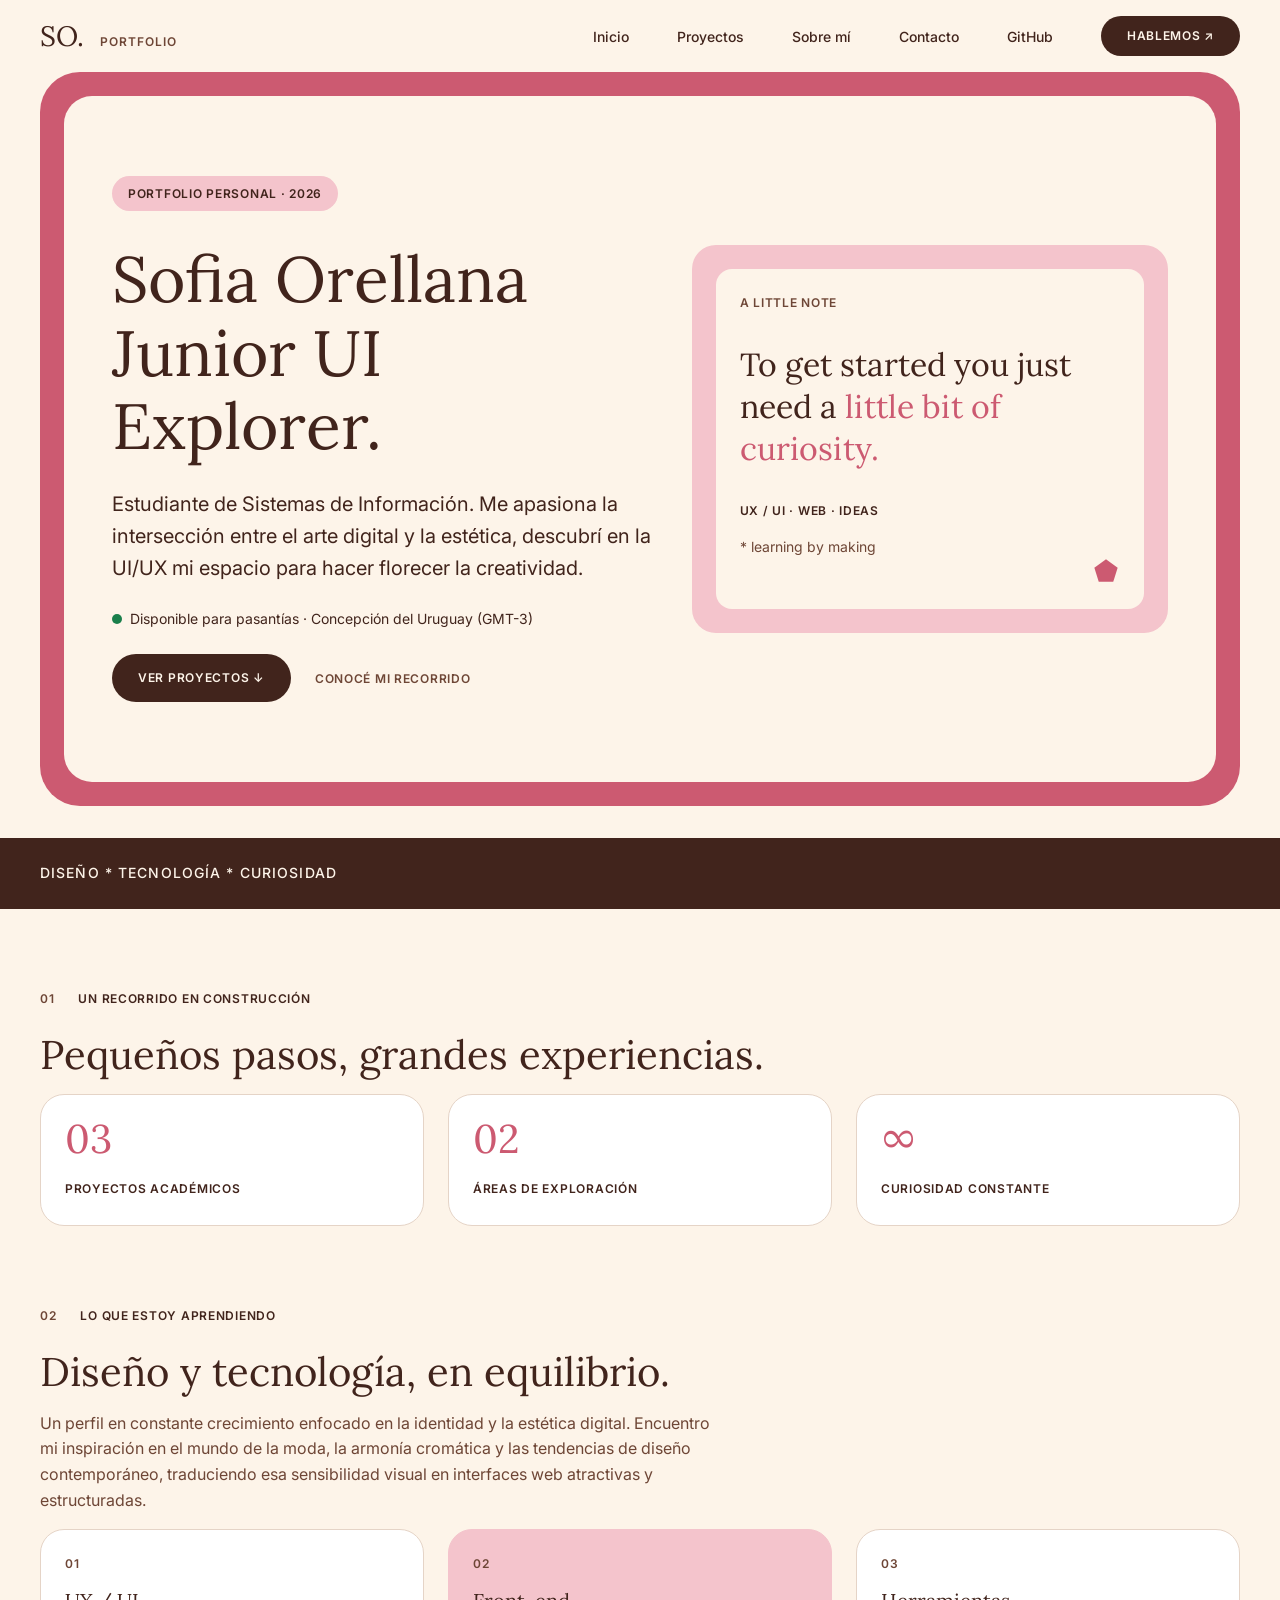
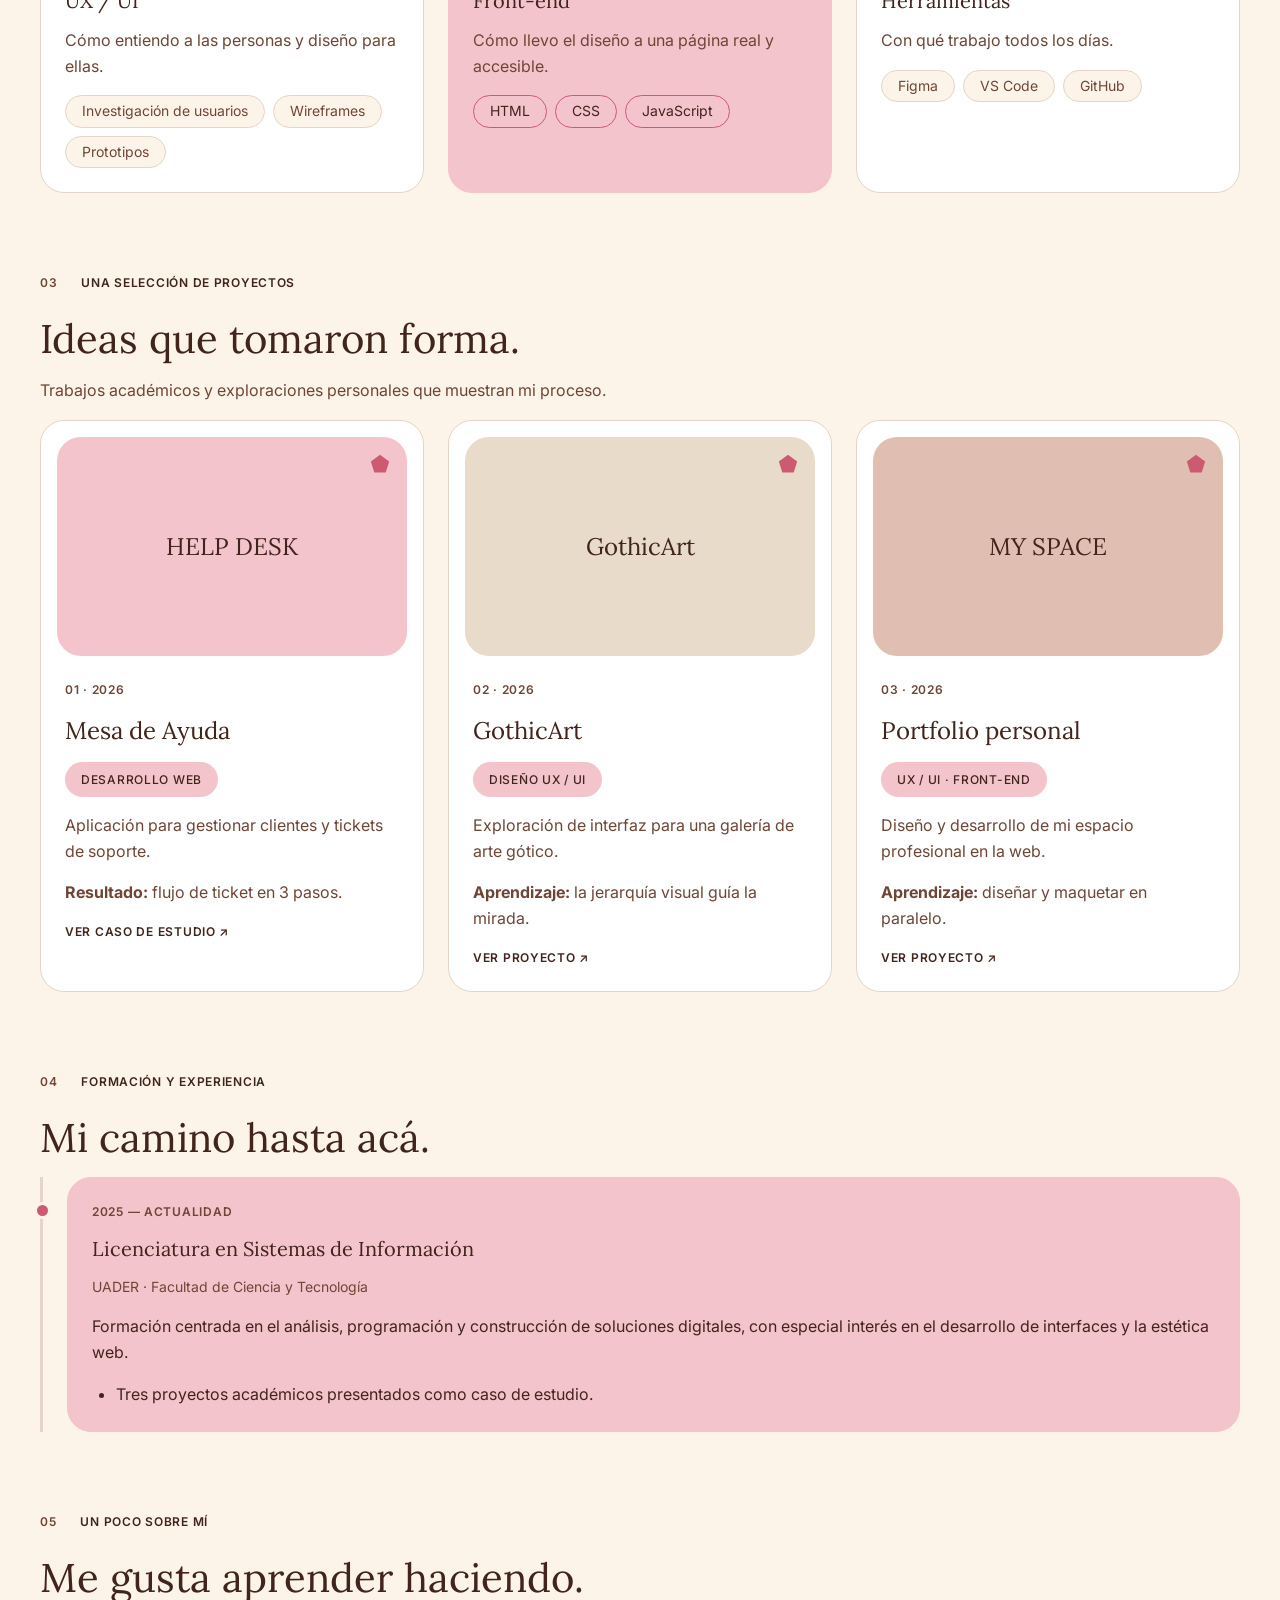
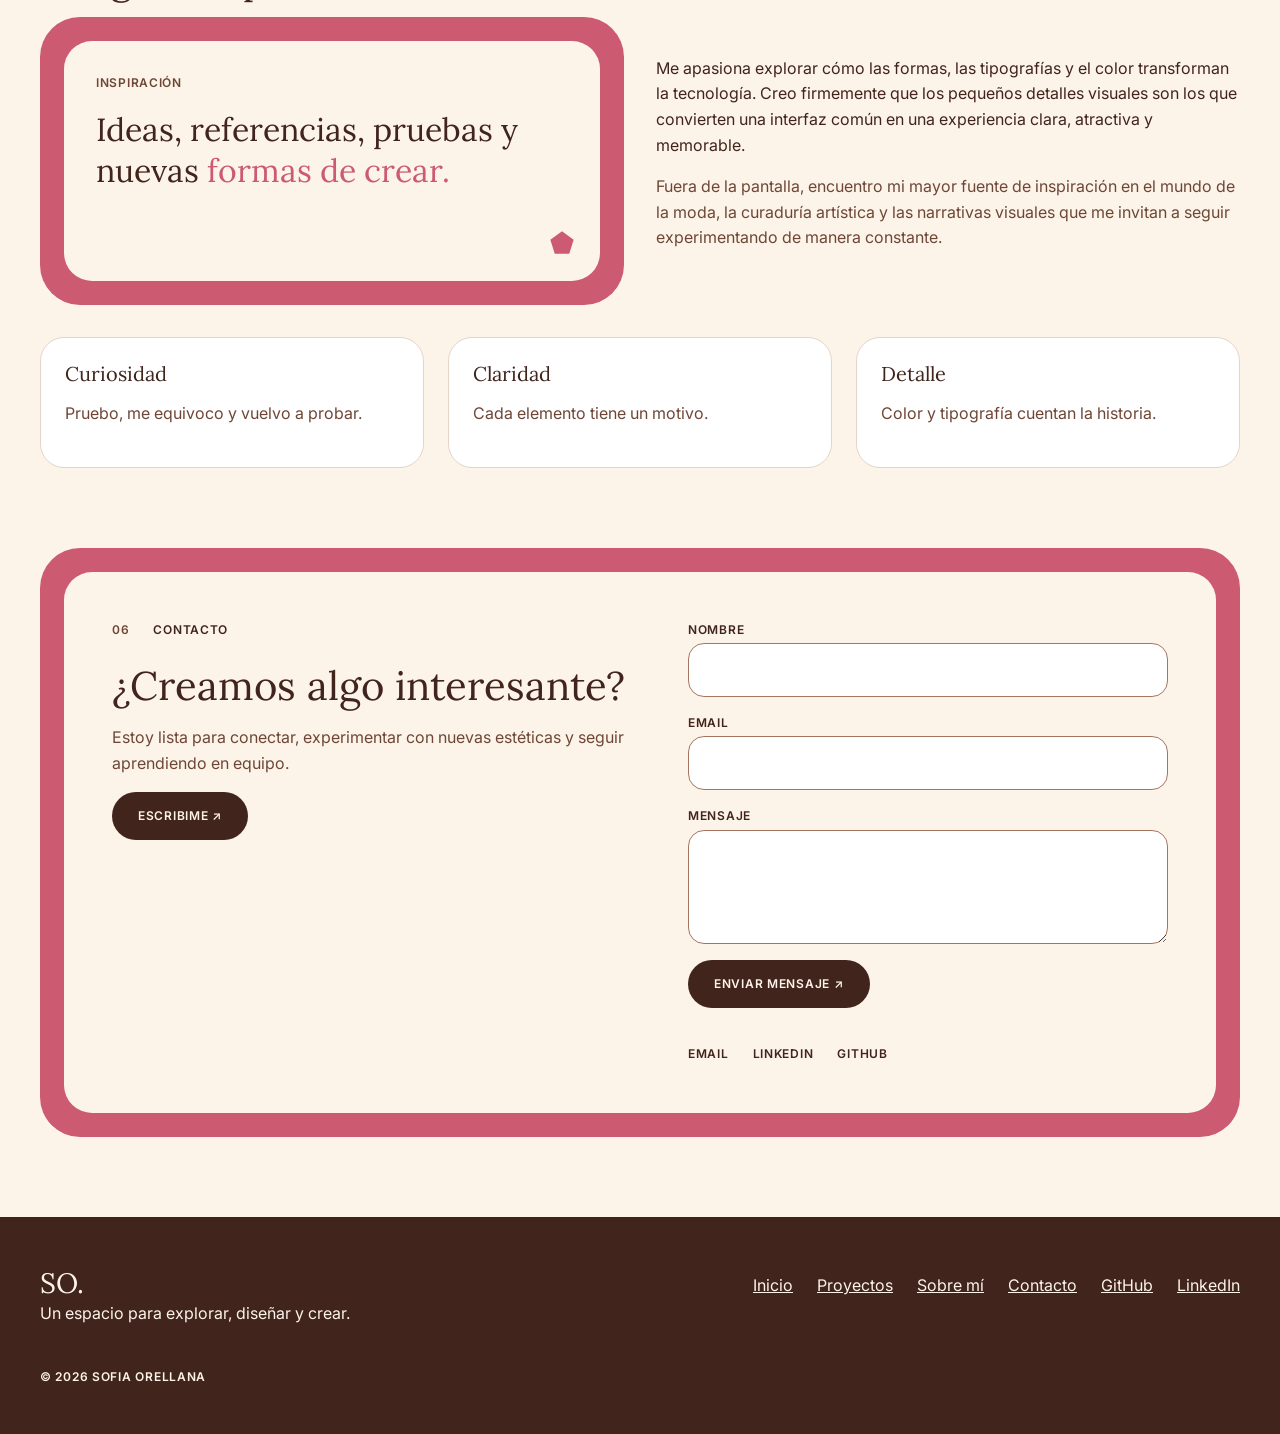
<file: index.html>
<!DOCTYPE html>
<html lang="es">

<head>
  <meta charset="utf-8">
  <meta name="viewport" content="width=device-width, initial-scale=1">
  <title>Sofia Orellana · Junior UI Explorer | Portfolio UX/UI</title>
  <meta name="description"
    content="Portfolio de Sofia Orellana, estudiante de Sistemas de Información y Junior UI Explorer. Casos de estudio de UX/UI, skills y contacto.">
  <meta name="theme-color" content="#CC5A71">
  <meta property="og:type" content="website">
  <meta property="og:title" content="Sofia Orellana · Junior UI Explorer">
  <meta property="og:description" content="Portfolio UX/UI: proyectos académicos, skills y contacto.">
  <meta property="og:image" content="assets/og-image.png">
  <link rel="icon"
    href="data:image/svg+xml,%3Csvg xmlns='http://www.w3.org/2000/svg' viewBox='0 0 32 32'%3E%3Crect width='32' height='32' rx='8' fill='%23CC5A71'/%3E%3Cpath d='M16 5l10 7.3-3.8 12H9.8L6 12.3z' fill='%23FDF4E9'/%3E%3C/svg%3E">
  <link rel="preconnect" href="https://fonts.googleapis.com">
  <link rel="preconnect" href="https://fonts.gstatic.com" crossorigin>
  <link rel="stylesheet"
    href="https://fonts.googleapis.com/css2?family=Inter:wght@400;500;600&family=Lora:wght@400;500&display=swap">
  <link rel="stylesheet" href="css/styles.css">
</head>

<body>
  <a class="skip" href="#main">Saltar al contenido</a>

  <header class="site-header">
    <div class="container bar">
      <a class="logo" href="#inicio" aria-label="Sofia Orellana, ir al inicio">SO.<span>Portfolio</span></a>
      <button class="menu-btn" aria-expanded="false" aria-controls="nav"
        aria-label="Abrir menú"><span></span><span></span></button>
      <nav id="nav" class="nav" aria-label="Principal">
        <p class="nav-title">Menú · Navegación</p>
        <ul>
          <li><a href="#inicio"><i>01</i>Inicio</a></li>
          <li><a href="#proyectos"><i>02</i>Proyectos</a></li>
          <li><a href="#sobre-mi"><i>03</i>Sobre mí</a></li>
          <li><a href="#contacto"><i>04</i>Contacto</a></li>
          <li class="nav-gh"><a href="https://github.com/sofia-orellana" target="_blank"
              rel="noopener noreferrer">GitHub</a></li>
        </ul>
        <a class="btn btn-dark nav-cta" href="#contacto">Hablemos ↗</a>
      </nav>
    </div>
  </header>

  <main id="main">
    <section class="container" id="inicio">
      <div class="frame hero">
        <div class="inner hero-in">
          <div>
            <p class="pill">Portfolio personal · 2026</p>
            <h1>Sofia Orellana<br>Junior UI Explorer.</h1>
            <p class="lead">Estudiante de Sistemas de Información. Me apasiona la intersección entre el arte digital y
              la estética, descubrí en la UI/UX mi espacio para hacer florecer la creatividad.</p>
            <p class="avail"><span class="dot" aria-hidden="true"></span>Disponible para pasantías · Concepción del
              Uruguay (GMT-3)</p>
            <div class="actions">
              <a class="btn btn-dark" href="#proyectos">Ver proyectos ↓</a>
              <a class="link-sm" href="#sobre-mi">Conocé mi recorrido</a>
            </div>
          </div>
          <aside class="note frame frame-pink" aria-label="Nota">
            <div class="inner">
              <p class="label">A little note</p>
              <p class="quote">To get started you just need a <em>little bit of curiosity.</em></p>
              <p class="label-dark">UX / UI · Web · Ideas</p>
              <p class="muted-sm">* learning by making</p>
              <svg class="pent" viewBox="0 0 24 24" aria-hidden="true" focusable="false">
                <path d="M12 2l10 7.3-3.8 12H5.8L2 9.3z" fill="currentColor" />
              </svg>
            </div>
          </aside>
        </div>
      </div>
    </section>
    <p class="strip" aria-hidden="true"><span>Diseño</span> * <span>Tecnología</span> * <span>Curiosidad</span></p>

    <section class="section container" aria-labelledby="t-metricas">
      <p class="eyebrow"><i>01</i>Un recorrido en construcción</p>
      <h2 id="t-metricas">Pequeños pasos, grandes experiencias.</h2>
      <ul class="grid g3 metrics">
        <li class="card"><strong>03</strong><span>Proyectos académicos</span></li>
        <li class="card"><strong>02</strong><span>Áreas de exploración</span></li>
        <li class="card"><strong aria-label="infinito">∞</strong><span>Curiosidad constante</span></li>
      </ul>
    </section>

    <section class="section container" id="skills">
      <p class="eyebrow"><i>02</i>Lo que estoy aprendiendo</p>
      <h2>Diseño y tecnología, en equilibrio.</h2>
      <p class="sub">Un perfil en constante crecimiento enfocado en la identidad y la estética digital. Encuentro mi
        inspiración en el mundo de la moda, la armonía cromática y las tendencias de diseño contemporáneo, traduciendo
        esa sensibilidad visual en interfaces web atractivas y estructuradas.</p>
      <div class="grid g3">
        <article class="card">
          <p class="num">01</p>
          <h3>UX / UI</h3>
          <p class="sub">Cómo entiendo a las personas y diseño para ellas.</p>
          <ul class="chips">
            <li>Investigación de usuarios</li>
            <li>Wireframes</li>
            <li>Prototipos</li>
          </ul>
        </article>
        <article class="card card-pink">
          <p class="num">02</p>
          <h3>Front-end</h3>
          <p class="sub">Cómo llevo el diseño a una página real y accesible.</p>
          <ul class="chips">
            <li>HTML</li>
            <li>CSS</li>
            <li>JavaScript</li>
          </ul>
        </article>
        <article class="card">
          <p class="num">03</p>
          <h3>Herramientas</h3>
          <p class="sub">Con qué trabajo todos los días.</p>
          <ul class="chips">
            <li>Figma</li>
            <li>VS Code</li>
            <li>GitHub</li>
          </ul>
        </article>
      </div>
    </section>

    <section class="section container" id="proyectos">
      <p class="eyebrow"><i>03</i>Una selección de proyectos</p>
      <h2>Ideas que tomaron forma.</h2>
      <p class="sub">Trabajos académicos y exploraciones personales que muestran mi proceso.</p>
      <div class="grid g3">
        <article class="card project">
          <div class="thumb c1" role="img" aria-label="Portada del proyecto Help Desk">HELP DESK<svg class="pent"
              viewBox="0 0 24 24" aria-hidden="true" focusable="false">
              <path d="M12 2l10 7.3-3.8 12H5.8L2 9.3z" fill="currentColor" />
            </svg></div>
          <p class="num">01 · 2026</p>
          <h3><button class="stretch" data-case="case1">Mesa de Ayuda</button></h3>
          <p class="tag">Desarrollo web</p>
          <p class="sub">Aplicación para gestionar clientes y tickets de soporte.</p>
          <p class="sub"><strong>Resultado:</strong> flujo de ticket en 3 pasos.</p>
          <span class="more">Ver caso de estudio ↗</span>
        </article>
        <article class="card project">
          <div class="thumb c2" role="img" aria-label="Portada del proyecto GothicArt">GothicArt<svg class="pent"
              viewBox="0 0 24 24" aria-hidden="true" focusable="false">
              <path d="M12 2l10 7.3-3.8 12H5.8L2 9.3z" fill="currentColor" />
            </svg></div>
          <p class="num">02 · 2026</p>
          <h3><a class="stretch"
              href="https://www.figma.com/design/HiobnzFVZszvOECBsP1EcD/Open-Art-App?node-id=0-1&t=lwGqyb2cZCGYpZ5P-1"
              target="_blank" rel="noopener noreferrer">GothicArt</a></h3>
          <p class="tag">Diseño UX / UI</p>
          <p class="sub">Exploración de interfaz para una galería de arte gótico.</p>
          <p class="sub"><strong>Aprendizaje:</strong> la jerarquía visual guía la mirada.</p>
          <span class="more">Ver proyecto ↗</span>
        </article>
        <article class="card project">
          <div class="thumb c3" role="img" aria-label="Portada del proyecto My Space">MY SPACE<svg class="pent"
              viewBox="0 0 24 24" aria-hidden="true" focusable="false">
              <path d="M12 2l10 7.3-3.8 12H5.8L2 9.3z" fill="currentColor" />
            </svg></div>
          <p class="num">03 · 2026</p>
          <h3><a class="stretch" href="#" target="_blank" rel="noopener noreferrer">Portfolio personal</a></h3>
          <p class="tag">UX / UI · Front-end</p>
          <p class="sub">Diseño y desarrollo de mi espacio profesional en la web.</p>
          <p class="sub"><strong>Aprendizaje:</strong> diseñar y maquetar en paralelo.</p>
          <span class="more">Ver proyecto ↗</span>
        </article>
      </div>
    </section>

    <section class="section container" id="experiencia">
      <p class="eyebrow"><i>04</i>Formación y experiencia</p>
      <h2>Mi camino hasta acá.</h2>
      <ol class="timeline">
        <li class="card card-pink">
          <p class="label">2025 — Actualidad</p>
          <h3>Licenciatura en Sistemas de Información</h3>
          <p class="muted-sm">UADER · Facultad de Ciencia y Tecnología</p>
          <p>Formación centrada en el análisis, programación y construcción de soluciones digitales, con especial
            interés en el desarrollo de interfaces y la estética web.</p>
          <ul class="ach">
            <li>Tres proyectos académicos presentados como caso de estudio.</li>
          </ul>
        </li>
      </ol>
    </section>

    <section class="section container" id="sobre-mi">
      <p class="eyebrow"><i>05</i>Un poco sobre mí</p>
      <h2>Me gusta aprender haciendo.</h2>
      <div class="about">
        <div class="frame">
          <div class="inner" role="img" aria-label="Ilustración: una frase sobre inspiración y un pentágono rosa">
            <p class="label">Inspiración</p>
            <p class="quote">Ideas, referencias, pruebas y nuevas <em>formas de crear.</em></p><svg class="pent"
              viewBox="0 0 24 24" aria-hidden="true" focusable="false">
              <path d="M12 2l10 7.3-3.8 12H5.8L2 9.3z" fill="currentColor" />
            </svg>
          </div>
        </div>
        <div class="txt">
          <p>Me apasiona explorar cómo las formas, las tipografías y el color transforman la tecnología. Creo firmemente
            que los pequeños detalles visuales son los que convierten una interfaz común en una experiencia clara,
            atractiva y memorable.</p>
          <p class="sub">Fuera de la pantalla, encuentro mi mayor fuente de inspiración en el mundo de la moda, la
            curaduría artística y las narrativas visuales que me invitan a seguir experimentando de manera constante.
          </p>
        </div>
      </div>
      <ul class="grid g3 values">
        <li class="card">
          <h3>Curiosidad</h3>
          <p class="sub">Pruebo, me equivoco y vuelvo a probar.</p>
        </li>
        <li class="card">
          <h3>Claridad</h3>
          <p class="sub">Cada elemento tiene un motivo.</p>
        </li>
        <li class="card">
          <h3>Detalle</h3>
          <p class="sub">Color y tipografía cuentan la historia.</p>
        </li>
      </ul>
    </section>

    <section class="section container" id="contacto">
      <div class="frame">
        <div class="inner contact">
          <div>
            <p class="eyebrow"><i>06</i>Contacto</p>
            <h2>¿Creamos algo interesante?</h2>
            <p class="sub">Estoy lista para conectar, experimentar con nuevas estéticas y seguir aprendiendo en equipo.
            </p>
            <a class="btn btn-dark" href="mailto:sofiaorellana1815@gmail.com">Escribime ↗</a>
          </div>

          <div class="contact-side">
            <form class="form" name="contacto" method="POST" action="/gracias.html" data-netlify="true"
              netlify-honeypot="bot-field">
              <input type="hidden" name="form-name" value="contacto">
              <p class="hp"><label>No completar: <input name="bot-field"></label></p>

              <div class="field">
                <label for="nombre">Nombre</label>
                <input id="nombre" name="nombre" type="text" autocomplete="name" required>
              </div>
              <div class="field">
                <label for="email">Email</label>
                <input id="email" name="email" type="email" autocomplete="email" required>
              </div>
              <div class="field">
                <label for="mensaje">Mensaje</label>
                <textarea id="mensaje" name="mensaje" rows="4" required></textarea>
              </div>
              <button class="btn btn-dark" type="submit">Enviar mensaje ↗</button>
            </form>

            <ul class="social">
              <li><a href="mailto:sofiaorellana1815@gmail.com">Email</a></li>
              <li><a href="https://www.linkedin.com/in/sofia-de-los-angeles-orellana/" target="_blank"
                  rel="noopener noreferrer">LinkedIn</a></li>
              <li><a href="https://github.com/sofia-orellana" target="_blank" rel="noopener noreferrer">GitHub</a></li>
            </ul>
          </div>
        </div>
      </div>
    </section>
  </main>

  <footer class="site-footer">
    <div class="container foot">
      <div>
        <p class="foot-logo">SO.</p>
        <p>Un espacio para explorar, diseñar y crear.</p>
      </div>
      <nav aria-label="Pie de página"><a href="#inicio">Inicio</a><a href="#proyectos">Proyectos</a><a
          href="#sobre-mi">Sobre mí</a><a href="#contacto">Contacto</a><a href="https://github.com/sofia-orellana"
          target="_blank" rel="noopener noreferrer">GitHub</a><a
          href="https://www.linkedin.com/in/sofia-de-los-angeles-orellana/" target="_blank"
          rel="noopener noreferrer">LinkedIn</a></nav>
      <p class="credit">© 2026 Sofia Orellana</p>
    </div>
  </footer>

  <dialog id="case1" class="case" aria-labelledby="case1-t">
    <h2 id="case1-t">Mesa de Ayuda</h2>
    <h3>Problema</h3>
    <p>Los tickets de soporte llegaban por varios canales y se perdían.</p>
    <h3>Proceso</h3>
    <p>Mapeé el recorrido de clientes y agentes, y probé wireframes con compañeros.</p>
    <h3>Solución</h3>
    <p>Una app que centraliza clientes y tickets con estados claros.</p>
    <h3>Resultado</h3>
    <p>Crear un ticket pasó a requerir solo 3 pasos, agilizando la gestión interna.</p>
    <button class="btn btn-dark" data-close>Cerrar</button>
  </dialog>
  <script src="js/main.js" defer></script>
</body>

</html>
</file>
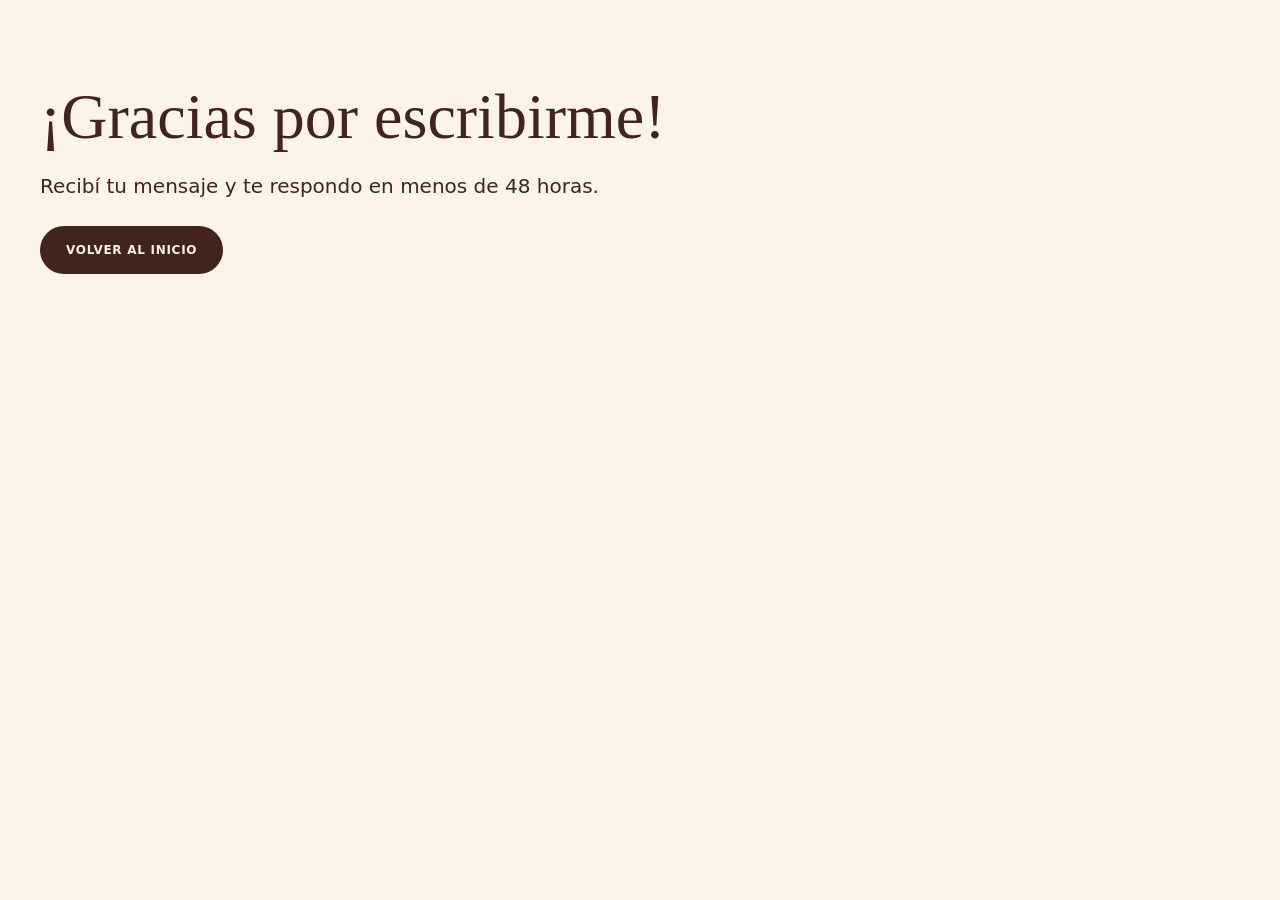
<file: gracias.html>
<!DOCTYPE html>
<html lang="es">

<head>
    <meta charset="utf-8">
    <meta name="viewport" content="width=device-width, initial-scale=1">
    <title>Mensaje enviado · Sofia Orellana</title>
    <meta name="robots" content="noindex">
    <link rel="stylesheet" href="/css/styles.css">
</head>

<body>
    <main class="container section" id="main">
        <h1>¡Gracias por escribirme!</h1>
        <p class="lead">Recibí tu mensaje y te respondo en menos de 48 horas.</p>
        <a class="btn btn-dark" href="/">Volver al inicio</a>
    </main>
</body>

</html>
</file>
<file: css/styles.css>
/* ===== Design system (Figma) ===== */
:root {
  --ink: #41241C;
  --cream: #FDF4E9;
  --rose: #CC5A71;
  --rose-text: #A8374F;
  --pink: #F4C4CC;
  --white: #FFFFFF;
  --brown: #A47561;
  --brown-text: #6E4636;
  --line: #E5D4C7;
  --clay: #E0BFB2;
  --sand: #E8DBC9;
  --serif: 'Lora', Georgia, serif;
  --sans: 'Inter', system-ui, sans-serif;
  --fs-xs: .75rem;
  --fs-sm: .875rem;
  --fs-base: 1rem;
  --fs-lg: 1.25rem;
  --fs-h2: clamp(1.75rem, 4vw, 2.5rem);
  --fs-h1: clamp(2.5rem, 7vw, 4rem);
  --s1: 4px;
  --s2: 8px;
  --s3: 16px;
  --s4: 24px;
  --s5: 32px;
  --s6: 48px;
  --s7: 80px;
  --r: 24px;
  --r-lg: 40px;
  --header-h: 72px;
}

*,
*::before,
*::after {
  box-sizing: border-box
}

html {
  scroll-behavior: smooth;
  scroll-padding-top: var(--header-h)
}

body {
  margin: 0;
  font: 400 var(--fs-base)/1.6 var(--sans);
  color: var(--ink);
  background: var(--cream);
  overflow-x: hidden
}

body.lock {
  overflow: hidden
}

h1,
h2,
h3 {
  font-family: var(--serif);
  font-weight: 400;
  line-height: 1.15;
  margin: 0 0 var(--s3)
}

h1 {
  font-size: var(--fs-h1)
}

h2 {
  font-size: var(--fs-h2)
}

h3 {
  font-size: var(--fs-lg)
}

p {
  margin: 0 0 var(--s3)
}

ul,
ol {
  margin: 0;
  padding: 0;
  list-style: none
}

a {
  color: inherit
}

:focus-visible {
  outline: 3px solid var(--ink);
  outline-offset: 3px;
  border-radius: 6px
}

.container {
  width: min(1200px, 100% - 2*var(--s4));
  margin-inline: auto
}

.section {
  padding-top: var(--s7);
  scroll-margin-top: var(--header-h)
}

.skip {
  position: absolute;
  left: var(--s3);
  top: -100px;
  background: var(--ink);
  color: var(--cream);
  padding: var(--s2) var(--s3);
  border-radius: 8px;
  z-index: 100
}

.skip:focus {
  top: var(--s3)
}

/* Texto base */
.sub,
.muted-sm {
  color: var(--brown-text);
  font-size: var(--fs-sm)
}

.sub {
  font-size: var(--fs-base);
  max-width: 68ch
}

.label,
.label-dark,
.eyebrow,
.num,
.tag,
.more,
.link-sm,
.pill {
  font-size: var(--fs-xs);
  font-weight: 600;
  letter-spacing: .06em;
  text-transform: uppercase
}

.label,
.num {
  color: var(--brown-text)
}

.eyebrow {
  display: flex;
  gap: var(--s4);
  align-items: center;
  margin-bottom: var(--s4)
}

.eyebrow i {
  font-style: normal;
  color: var(--brown-text)
}

.quote {
  font: 400 clamp(1.5rem, 3vw, 2rem)/1.3 var(--serif)
}

.quote em {
  font-style: normal;
  color: var(--rose)
}

/* Header */
.site-header {
  position: sticky;
  top: 0;
  z-index: 50;
  height: var(--header-h);
  background: var(--cream)
}

.bar {
  display: flex;
  align-items: center;
  justify-content: space-between;
  height: 100%
}

.logo {
  font: 400 1.75rem var(--serif);
  text-decoration: none;
  display: flex;
  align-items: baseline;
  gap: var(--s3)
}

.logo span {
  font: 600 var(--fs-xs) var(--sans);
  letter-spacing: .08em;
  text-transform: uppercase;
  color: var(--brown-text)
}

.menu-btn {
  position: relative;
  z-index: 70;
  width: 44px;
  height: 44px;
  border: 0;
  background: none;
  cursor: pointer
}

.menu-btn span {
  position: absolute;
  left: 11px;
  width: 22px;
  height: 2px;
  background: var(--ink);
  transition: transform .25s
}

.menu-btn span:first-child {
  top: 17px
}

.menu-btn span:last-child {
  top: 25px
}

.menu-btn[aria-expanded="true"] span:first-child {
  transform: translateY(4px) rotate(45deg)
}

.menu-btn[aria-expanded="true"] span:last-child {
  transform: translateY(-4px) rotate(-45deg)
}

.nav {
  display: none;
  position: fixed;
  inset: 0;
  z-index: 60;
  background: var(--cream);
  padding: calc(var(--header-h) + var(--s4)) var(--s4) var(--s4);
  overflow-y: auto
}

.nav.open {
  display: block
}

.nav-title {
  font-size: var(--fs-xs);
  font-weight: 600;
  letter-spacing: .06em;
  text-transform: uppercase;
  color: var(--brown-text)
}

.nav li a {
  display: flex;
  gap: var(--s4);
  align-items: center;
  font: 400 1.5rem var(--serif);
  text-decoration: none;
  padding: var(--s3) 0;
  border-bottom: 1px solid var(--line)
}

.nav li a i {
  font: 600 var(--fs-sm) var(--sans);
  color: var(--rose-text);
  font-style: normal
}

.nav-gh {
  display: none
}

.nav-cta {
  width: 100%;
  margin-top: var(--s6);
  background: var(--rose);
  color: var(--ink)
}

.nav li a:hover {
  color: var(--rose-text)
}

/* Botones */
.btn {
  display: inline-flex;
  align-items: center;
  justify-content: center;
  min-height: 48px;
  padding: 0 var(--s4);
  border-radius: 999px;
  border: 2px solid transparent;
  font: 600 var(--fs-xs)/1 var(--sans);
  letter-spacing: .06em;
  text-transform: uppercase;
  text-decoration: none;
  cursor: pointer;
  transition: background .2s, transform .1s
}

.btn-dark {
  background: var(--ink);
  color: var(--cream)
}

.btn-dark:hover {
  background: var(--rose-text)
}

.btn:active {
  transform: scale(.97)
}

.link-sm {
  color: var(--brown-text);
  text-decoration: none;
  padding: var(--s2) 0
}

.link-sm:hover {
  color: var(--ink);
  text-decoration: underline
}

.actions {
  display: flex;
  flex-wrap: wrap;
  align-items: center;
  gap: var(--s4)
}

.pill {
  display: inline-block;
  background: var(--pink);
  padding: var(--s2) var(--s3);
  border-radius: 999px;
  margin-bottom: var(--s5)
}

/* Marcos rosa (motivo) */
.frame {
  background: var(--rose);
  padding: var(--s3);
  border-radius: var(--r-lg)
}

.frame-pink {
  background: var(--pink);
  border-radius: var(--r)
}

.inner {
  position: relative;
  background: var(--cream);
  border-radius: calc(var(--r-lg) - 12px);
  padding: var(--s4)
}

.frame-pink .inner {
  border-radius: calc(var(--r) - 8px)
}

.pent {
  position: absolute;
  right: var(--s4);
  bottom: var(--s4);
  width: 28px;
  height: 28px;
  color: var(--rose)
}

/* Hero */
.hero-in {
  display: grid;
  gap: var(--s5);
  padding: var(--s4)
}

.hero h1 {
  margin-bottom: var(--s4)
}

.lead {
  font-size: var(--fs-lg);
  max-width: 52ch;
  margin-bottom: var(--s4)
}

.avail {
  display: flex;
  align-items: center;
  gap: var(--s2);
  font-size: var(--fs-sm);
  margin-bottom: var(--s4)
}

.dot {
  width: 10px;
  height: 10px;
  border-radius: 50%;
  background: #1A7F4B;
  flex: none
}

.note {
  display: none
}

.strip {
  margin: var(--s5) 0 0;
  background: var(--ink);
  color: var(--cream);
  padding: var(--s4) max(var(--s4), calc((100% - 1200px)/2));
  font-size: var(--fs-sm);
  font-weight: 500;
  letter-spacing: .08em;
  text-transform: uppercase
}

/* Tarjetas */
.grid {
  display: grid;
  gap: var(--s4)
}

.card {
  background: var(--white);
  border: 1px solid var(--line);
  border-radius: var(--r);
  padding: var(--s4);
  transition: transform .2s, border-color .2s
}

.card-pink {
  background: var(--pink);
  border-color: var(--pink)
}

.metrics strong {
  display: block;
  font: 400 2.5rem/1 var(--serif);
  color: var(--rose);
  margin-bottom: var(--s3)
}

.metrics span {
  font-size: var(--fs-xs);
  font-weight: 600;
  letter-spacing: .06em;
  text-transform: uppercase
}

.grid h3 {
  font-size: 1.25rem
}

.chips {
  display: flex;
  flex-wrap: wrap;
  gap: var(--s2);
  margin-top: var(--s3)
}

.chips li {
  font-size: var(--fs-sm);
  padding: var(--s1) var(--s3);
  border: 1px solid var(--line);
  border-radius: 999px;
  color: var(--brown-text);
  background: var(--cream)
}

.card-pink .chips li {
  border-color: var(--rose);
  color: var(--ink);
  background: transparent
}

/* Proyectos */
.project {
  position: relative;
  padding: var(--s3) var(--s3) var(--s4)
}

.project>*:not(.thumb) {
  margin-inline: var(--s2)
}

.project:hover,
.project:focus-within {
  transform: translateY(-4px);
  border-color: var(--rose)
}

.thumb {
  position: relative;
  display: grid;
  place-items: center;
  aspect-ratio: 16/10;
  border-radius: var(--r);
  margin-bottom: var(--s4);
  font: 400 1.5rem var(--serif)
}

.thumb .pent {
  top: var(--s3);
  right: var(--s3);
  bottom: auto;
  width: 22px;
  height: 22px
}

.c1 {
  background: var(--pink)
}

.c2 {
  background: var(--sand)
}

.c3 {
  background: var(--clay)
}

.tag {
  display: inline-block;
  background: var(--pink);
  padding: var(--s2) var(--s3);
  border-radius: 999px;
  font-weight: 500;
  margin-bottom: var(--s3)
}

.stretch {
  all: unset;
  cursor: pointer;
  font: 400 1.5rem var(--serif);
  display: block
}

.stretch::after {
  content: "";
  position: absolute;
  inset: 0;
  border-radius: var(--r)
}

.stretch:focus-visible {
  outline: none
}

.stretch:focus-visible::after {
  outline: 3px solid var(--ink);
  outline-offset: 2px
}

.more {
  display: block;
  margin-top: var(--s3)
}

/* Timeline */
.timeline {
  border-left: 3px solid var(--line);
  padding-left: var(--s4)
}

.timeline>li {
  position: relative
}

.timeline>li::before {
  content: "";
  position: absolute;
  left: calc(-1*var(--s4) - 10px);
  top: var(--s4);
  width: 17px;
  height: 17px;
  border-radius: 50%;
  background: var(--rose);
  border: 3px solid var(--cream)
}

.timeline .muted-sm {
  color: var(--brown-text)
}

.ach {
  margin-top: var(--s3);
  padding-left: var(--s4);
  list-style: disc
}

/* Sobre mí */
.about {
  display: grid;
  gap: var(--s5);
  align-items: center
}

.about .inner {
  min-height: 240px;
  padding: var(--s5)
}

.values {
  margin-top: var(--s5)
}

/* Contacto */
.contact {
  display: grid;
  gap: var(--s5);
  padding: var(--s5) var(--s4)
}

.social {
  display: flex;
  flex-wrap: wrap;
  gap: var(--s4);
  align-self: end
}

.social a {
  font-size: var(--fs-xs);
  font-weight: 600;
  letter-spacing: .06em;
  text-transform: uppercase;
  text-decoration: none;
  padding: var(--s2) 0
}

.social a:hover {
  color: var(--rose-text);
  text-decoration: underline
}

/* Footer */
.site-footer {
  margin-top: var(--s7);
  background: var(--ink);
  color: var(--cream);
  padding-block: var(--s6)
}

.foot {
  display: grid;
  gap: var(--s4)
}

.foot-logo {
  font: 400 1.75rem var(--serif);
  margin: 0
}

.foot nav {
  display: flex;
  flex-wrap: wrap;
  gap: var(--s3) var(--s4)
}

.foot nav a {
  padding: var(--s2) 0
}

.foot a:hover {
  color: var(--pink)
}

.credit {
  font-size: var(--fs-xs);
  font-weight: 600;
  letter-spacing: .06em;
  text-transform: uppercase;
  margin: 0
}

/* Modal */
.case {
  max-width: min(640px, 100% - 32px);
  border: 0;
  border-radius: var(--r);
  padding: var(--s5);
  background: var(--cream);
  color: var(--ink)
}

.case::backdrop {
  background: rgba(65, 36, 28, .6)
}

.case h3 {
  font-size: var(--fs-base);
  font-family: var(--sans);
  font-weight: 600;
  margin-bottom: var(--s1)
}

/* Formulario */
.form {
  display: grid;
  gap: var(--s3);
  width: 100%;
  max-width: 480px
}

.field {
  display: grid;
  gap: var(--s1)
}

.field label {
  font-size: var(--fs-xs);
  font-weight: 600;
  letter-spacing: .06em;
  text-transform: uppercase
}

.field input,
.field textarea {
  font: 400 1rem var(--sans);
  color: var(--ink);
  background: var(--white);
  border: 1.5px solid var(--brown);
  border-radius: 16px;
  padding: var(--s3);
  min-height: 48px;
  width: 100%;
  transition: border-color .2s, box-shadow .2s
}

.field textarea {
  resize: vertical
}

.field input:hover,
.field textarea:hover {
  border-color: var(--ink)
}

.field input:focus-visible,
.field textarea:focus-visible {
  outline: 3px solid var(--ink);
  outline-offset: 2px
}

.field input:user-invalid,
.field textarea:user-invalid {
  border-color: var(--rose-text)
}

.form .btn {
  justify-self: start
}

.hp {
  position: absolute;
  left: -9999px
}

/* 768 */
@media (min-width:768px) {
  .g3 {
    grid-template-columns: repeat(3, 1fr)
  }

  .contact {
    grid-template-columns: 1fr minmax(0, 480px);
    padding: var(--s6)
  }


  .hero-in {
    padding: var(--s6)
  }

  .about {
    grid-template-columns: 1fr 1fr
  }

  .foot {
    grid-template-columns: 1fr auto;
    align-items: start
  }

  .credit {
    grid-column: 1/-1
  }
}

.contact-side {
  display: grid;
  gap: var(--s5);
  width: 100%
}

/* 1024+ / 1280 */
@media (min-width:1024px) {
  .menu-btn {
    display: none
  }

  .nav,
  .nav.open {
    display: block;
    position: static;
    padding: 0;
    background: none;
    overflow: visible
  }

  .nav-title {
    display: none
  }

  .nav ul {
    display: flex;
    align-items: center;
    gap: var(--s6)
  }

  .nav li a {
    font: 500 var(--fs-sm) var(--sans);
    border: 0;
    padding: var(--s2) 0
  }

  .nav li a i {
    display: none
  }

  .nav-gh {
    display: block
  }

  .nav {
    display: flex;
    align-items: center;
    gap: var(--s6)
  }

  .nav-cta {
    width: auto;
    margin: 0;
    min-height: 40px;
    background: var(--ink);
    color: var(--cream)
  }

  .hero-in {
    grid-template-columns: 1.15fr 1fr;
    align-items: center;
    padding: var(--s7) var(--s6)
  }

  .note {
    display: block
  }

  .note .inner {
    padding: var(--s4) var(--s4) var(--s5);
    min-height: 340px
  }

  .note .quote {
    margin: var(--s5) 0
  }

  .frame {
    padding: var(--s4)
  }
}

@media (prefers-reduced-motion:reduce) {
  html {
    scroll-behavior: auto
  }

  * {
    transition: none !important
  }
}
</file>
